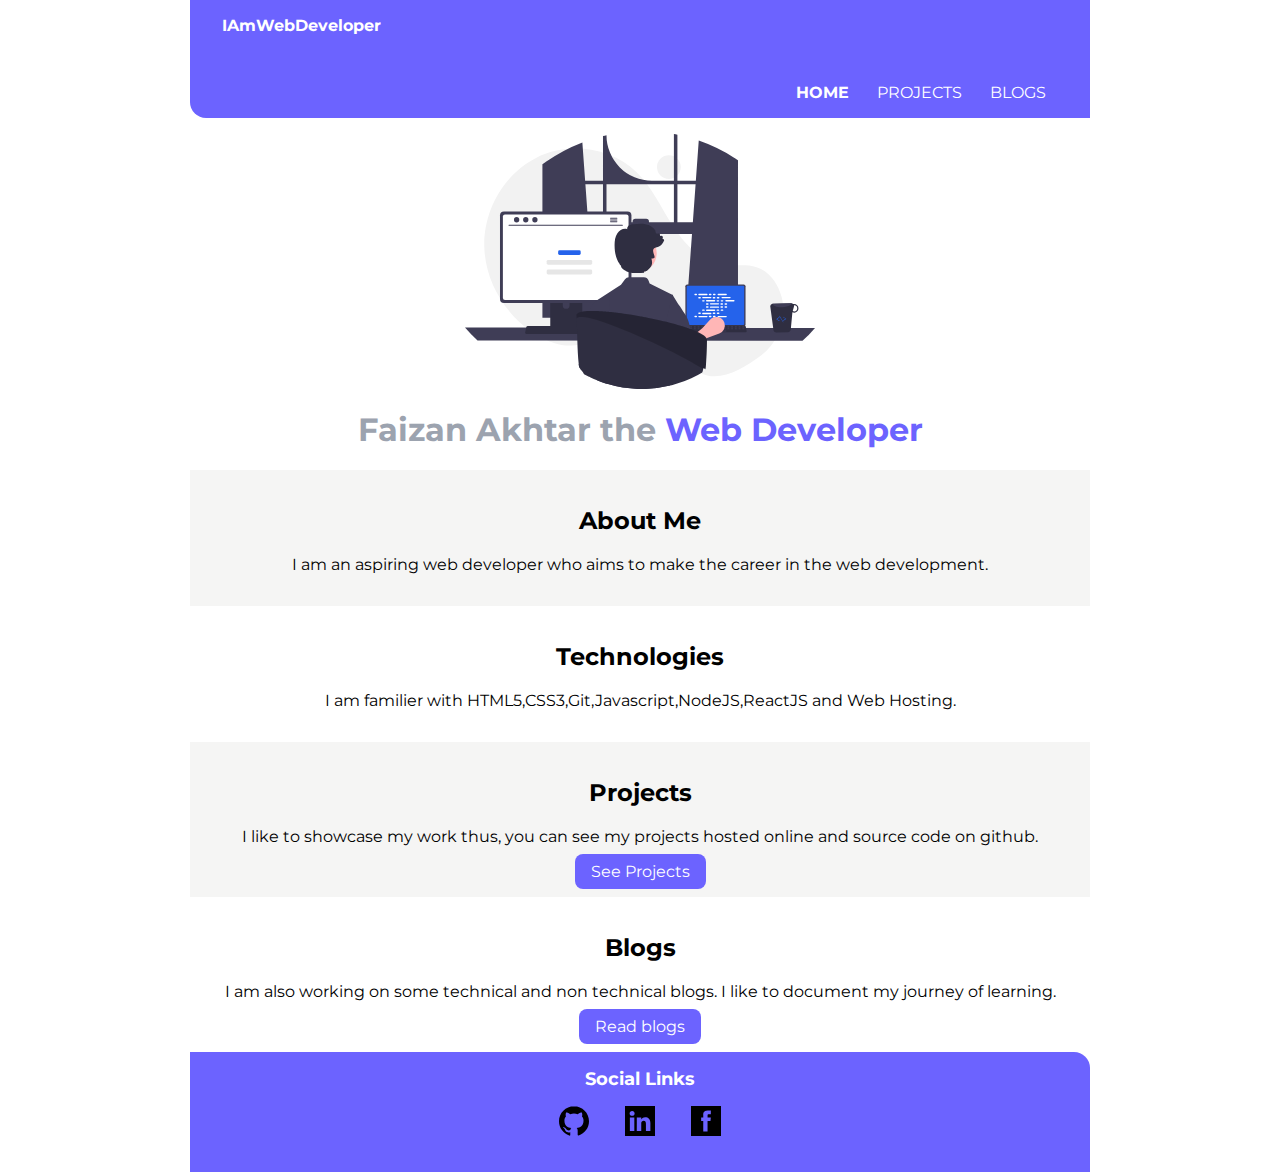
<file: index.html>
<!DOCTYPE html>
<html lang="en">
<head>
    <meta charset="UTF-8">
    <meta http-equiv="X-UA-Compatible" content="IE=edge">
    <meta name="viewport" content="width=device-width, initial-scale=1.0">
    <title>Home | FaizanAkhtar</title>
    <link rel="stylesheet" href="styles.css">
</head>
<body>
    <nav class="navigation container">
        <div class="brand">IAmWebDeveloper</div>
        <ul class="list-no-bullet nav-pills">
            <li class="list-item-inline">
                <a class="link link-active" href="index.html">HOME</a></li>
            <li class="list-item-inline">
                <a class="link" href="/projects.html">PROJECTS</a>
            </li>
            <li class="list-item-inline">
                <a class="link" href="
                blogs.html">BLOGS</a></li>
        </ul>
    </nav>
    <header class="hero">
    <img class="hero-image" src="/Images/hero.svg" alt="">
    <h1 class="hero-text">Faizan Akhtar the <span class="highlighted">Web Developer</span>
    </header>
    </h1>
    <section class="section section-ow">
        <h2>About Me</h2>
        <p>I am an aspiring web developer who aims to make the career in the web development.</p>
    </section>
    <section class="section">
        <h2>Technologies</h2>
        <p>I am familier with HTML5,CSS3,Git,Javascript,NodeJS,ReactJS and Web Hosting.</p>
    </section>
    <section class="section section-ow">
        <h2>Projects</h2>
        <p>I like to showcase my work thus, you can see my projects hosted online and source code on github.</p>
        <a class="link link-primary" href="projects.html">See Projects</a>

    </section>
    <section class="section">
        <h2>Blogs</h2>
        <p>I am also working on some technical and non technical blogs. I like to document my journey of learning.</p>
        <a class="link link-primary" href="blogs.html">Read blogs</a>
    </section>
    <footer class="footer">
        <div class="footer-header">Social Links</div>
        <ul>
            <li class="list-item-inline">
                <a class="link" href="https://github.com/akhtarfaizan20"><img src="/Images/github.svg" alt="" width="30px"></a>
            </li>
            <li class="list-item-inline">
                <a class="link" href="https://www.linkedin.com/in/faizan-akhtar-884b32198/"><img src="/Images/linkedin.svg" alt="" width="30px"></a>
            </li>
            <li class="list-item-inline">
                <a class="link" href="https://www.facebook.com/profile.php?id=100007478117730"><img src="/Images/fb.svg" alt="" width="30px"></a>
            </li>
            
        </ul>
    </footer>

</body>
</html>
</file>
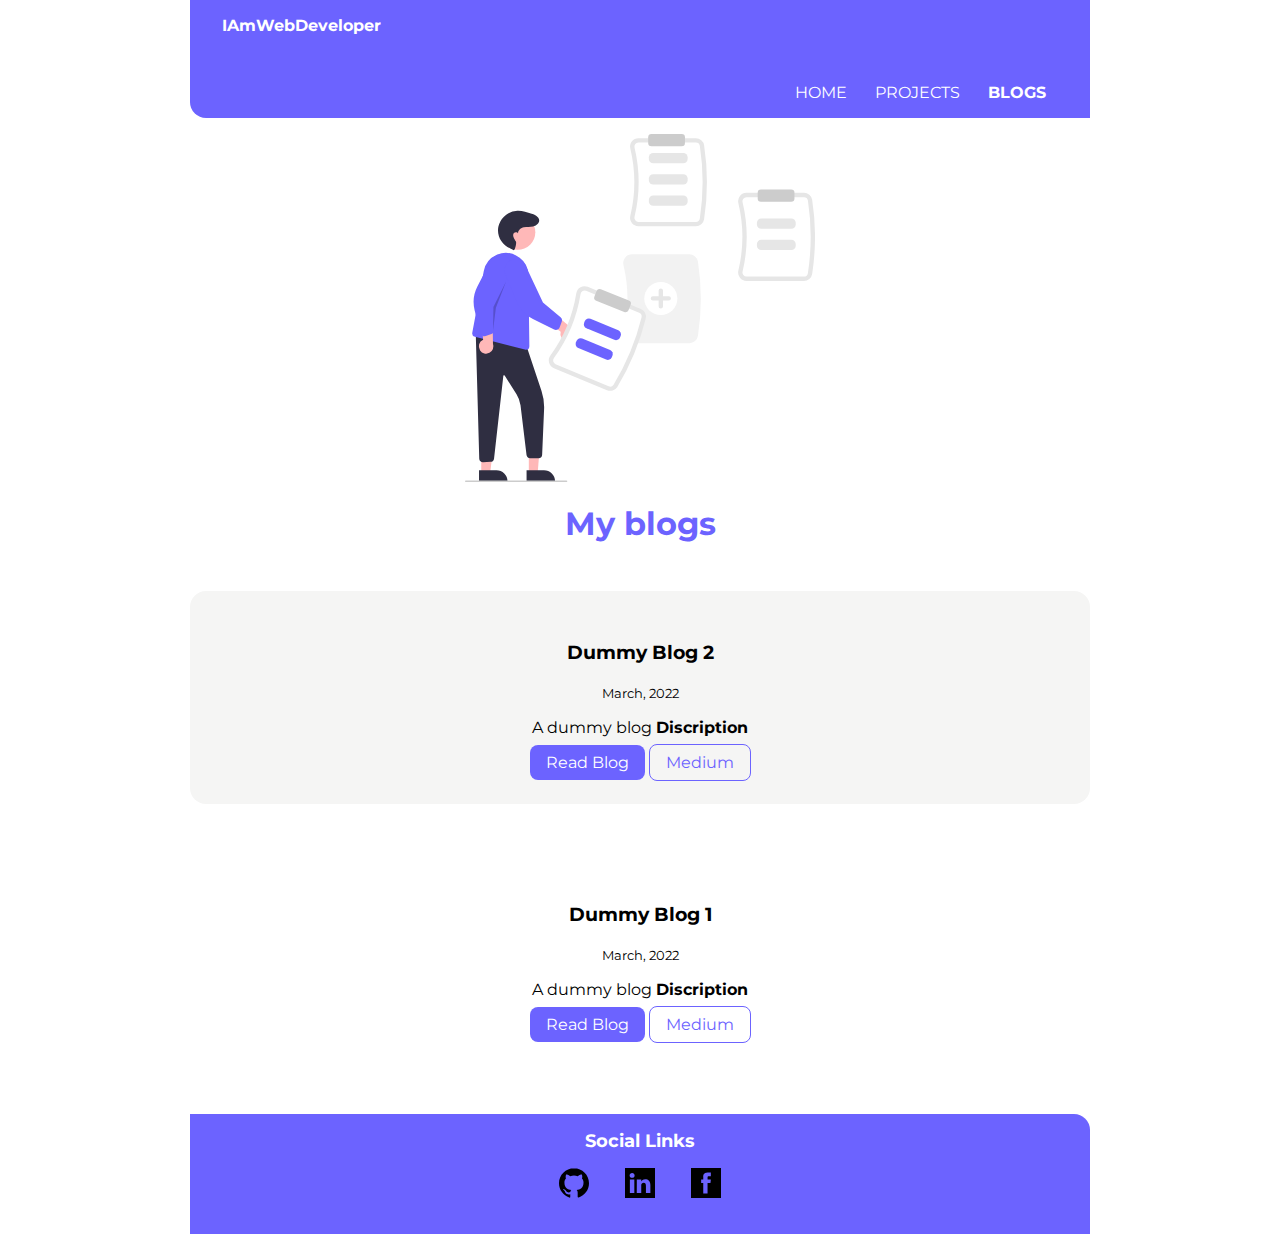
<file: blogs.html>
<!DOCTYPE html>
<html lang="en">
<head>
    <meta charset="UTF-8">
    <meta http-equiv="X-UA-Compatible" content="IE=edge">
    <meta name="viewport" content="width=device-width, initial-scale=1.0">
    <title>Blogs | FaizanAkhtar</title>
    <link rel="stylesheet" href="styles.css">
</head>
<body>
    <nav class="navigation container">
        <div class="brand">IAmWebDeveloper</div>
        <ul class="list-no-bullet nav-pills">
            <li class="list-item-inline">
                <a class="link" href="index.html">HOME</a></li>
            <li class="list-item-inline">
                <a class="link " href="/projects.html">PROJECTS</a>
            </li>
            <li class="list-item-inline">
                <a class="link link-active" href="
                blogs.html">BLOGS</a></li>
        </ul>
    </nav>
    <header class="hero">
        <img class="hero-image" src="/Images/blogs.svg" alt="">
        <h1 class="hero-text"><span class="highlighted">My blogs</span></h1>
    </header>

    <ul class="list-no-bullet ">
        <li>
            <article class="showcase-list container container-center section-ow">
                <h3>Dummy Blog 2</h3>
                <small>March, 2022</small>
                <p>A dummy blog <strong>Discription</strong></p> 
                <a class="link link-primary" href="projects.html">Read Blog</a>
                <a class="link link-secondary" href="/">Medium</a>
            </article>
        </li>
        <li>
            <article class="showcase-list container container-center">
                <h3>Dummy Blog 1</h3>
                <small>March, 2022</small>
                <p>A dummy blog <strong>Discription</strong></p> 
                <a class="link link-primary" href="projects.html">Read Blog</a>
                <a class="link link-secondary" href="/">Medium</a>
            </article>
            </li>
    </ul>

    <footer class="footer">
        <div class="footer-header">Social Links</div>
        <ul>
            <li class="list-item-inline">
                <a class="link" href="https://github.com/akhtarfaizan20"><img src="/Images/github.svg" alt="" width="30px"></a>
            </li>
            <li class="list-item-inline">
                <a class="link" href="https://www.linkedin.com/in/faizan-akhtar-884b32198/"><img src="/Images/linkedin.svg" alt="" width="30px"></a>
            </li>
            <li class="list-item-inline">
                <a class="link" href="https://www.facebook.com/profile.php?id=100007478117730"><img src="/Images/fb.svg" alt="" width="30px"></a>
            </li>
            
        </ul>
    </footer>

</body>
</html>
</file>
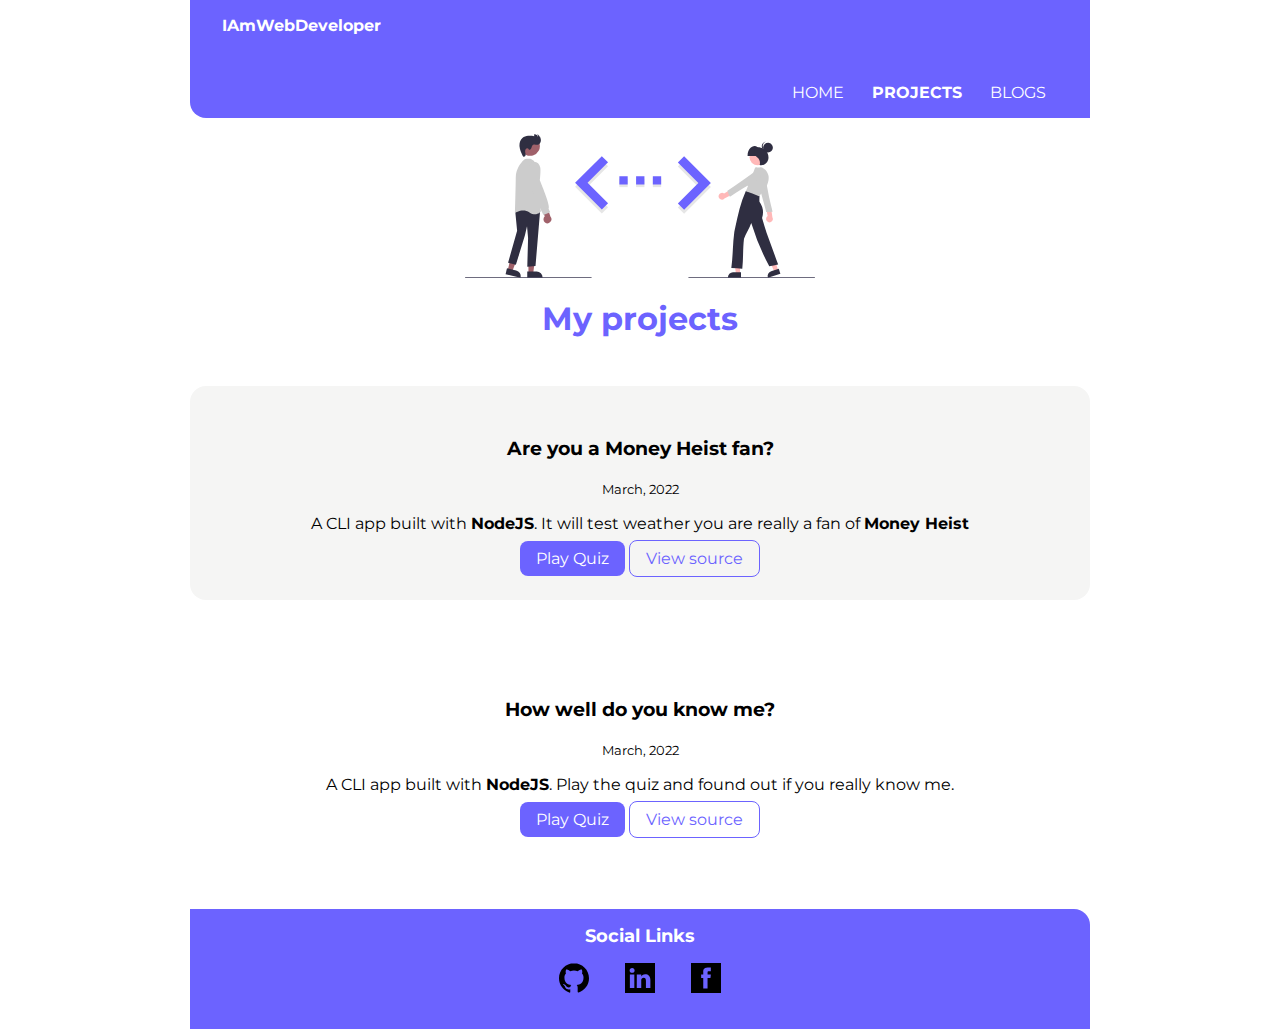
<file: projects.html>
<!DOCTYPE html>
<html lang="en">
<head>
    <meta charset="UTF-8">
    <meta http-equiv="X-UA-Compatible" content="IE=edge">
    <meta name="viewport" content="width=device-width, initial-scale=1.0">
    <title>Projects | FaizanAkhtar</title>
    <link rel="stylesheet" href="styles.css">
</head>
<body>
    <nav class="navigation container">
        <div class="brand">IAmWebDeveloper</div>
        <ul class="list-no-bullet nav-pills">
            <li class="list-item-inline">
                <a class="link" href="index.html">HOME</a></li>
            <li class="list-item-inline">
                <a class="link link-active" href="/projects.html">PROJECTS</a>
            </li>
            <li class="list-item-inline">
                <a class="link" href="
                blogs.html">BLOGS</a></li>
        </ul>
    </nav>
    <header class="hero">
        <img class="hero-image" src="/Images/projects.svg" alt="">
        <h1 class="hero-text"><span class="highlighted">My projects</span>
    </header>

    <ul class="list-no-bullet">
        <li>
            <article class="showcase-list container container-center section-ow">
                <h3>Are you a Money Heist fan?</h3>
                <small>March, 2022</small>
                <p>A CLI app built with <strong>NodeJS</strong>. It will test weather you are really a fan of <strong>Money Heist</strong></p> 
                <a class="link link-primary" href="https://replit.com/@akhtarfaizan20/Mark2?embed=1&output=1">Play Quiz</a>
                <a class="link link-secondary" href="https://github.com/akhtarfaizan20/Mark_2">View source</a>

            </article> 
        </li>
        <li>
            <article class="showcase-list container container-center ">
                <h3>How well do you know me?</h3>
                <small>March, 2022</small>
                <p>A CLI app built with <strong>NodeJS</strong>. Play the quiz and found out if you really know me.</p> 
                <a class="link link-primary" href="https://replit.com/@akhtarfaizan20/Mark1?embed=1&output=1">Play Quiz</a>
                <a class="link link-secondary" href="https://github.com/akhtarfaizan20/Mark_1">View source</a>
            </article>
        </li>
    </ul>



    <footer class="footer">
        <div class="footer-header">Social Links</div>
        <ul>
            <li class="list-item-inline">
                <a class="link" href="https://github.com/akhtarfaizan20"><img src="/Images/github.svg" alt="" width="30px"></a>
            </li>
            <li class="list-item-inline">
                <a class="link" href="https://www.linkedin.com/in/faizan-akhtar-884b32198/"><img src="/Images/linkedin.svg" alt="" width="30px"></a>
            </li>
            <li class="list-item-inline">
                <a class="link" href="https://www.facebook.com/profile.php?id=100007478117730"><img src="/Images/fb.svg" alt="" width="30px"></a>
            </li>
            
        </ul>
    </footer>
</body>
</html>
</file>
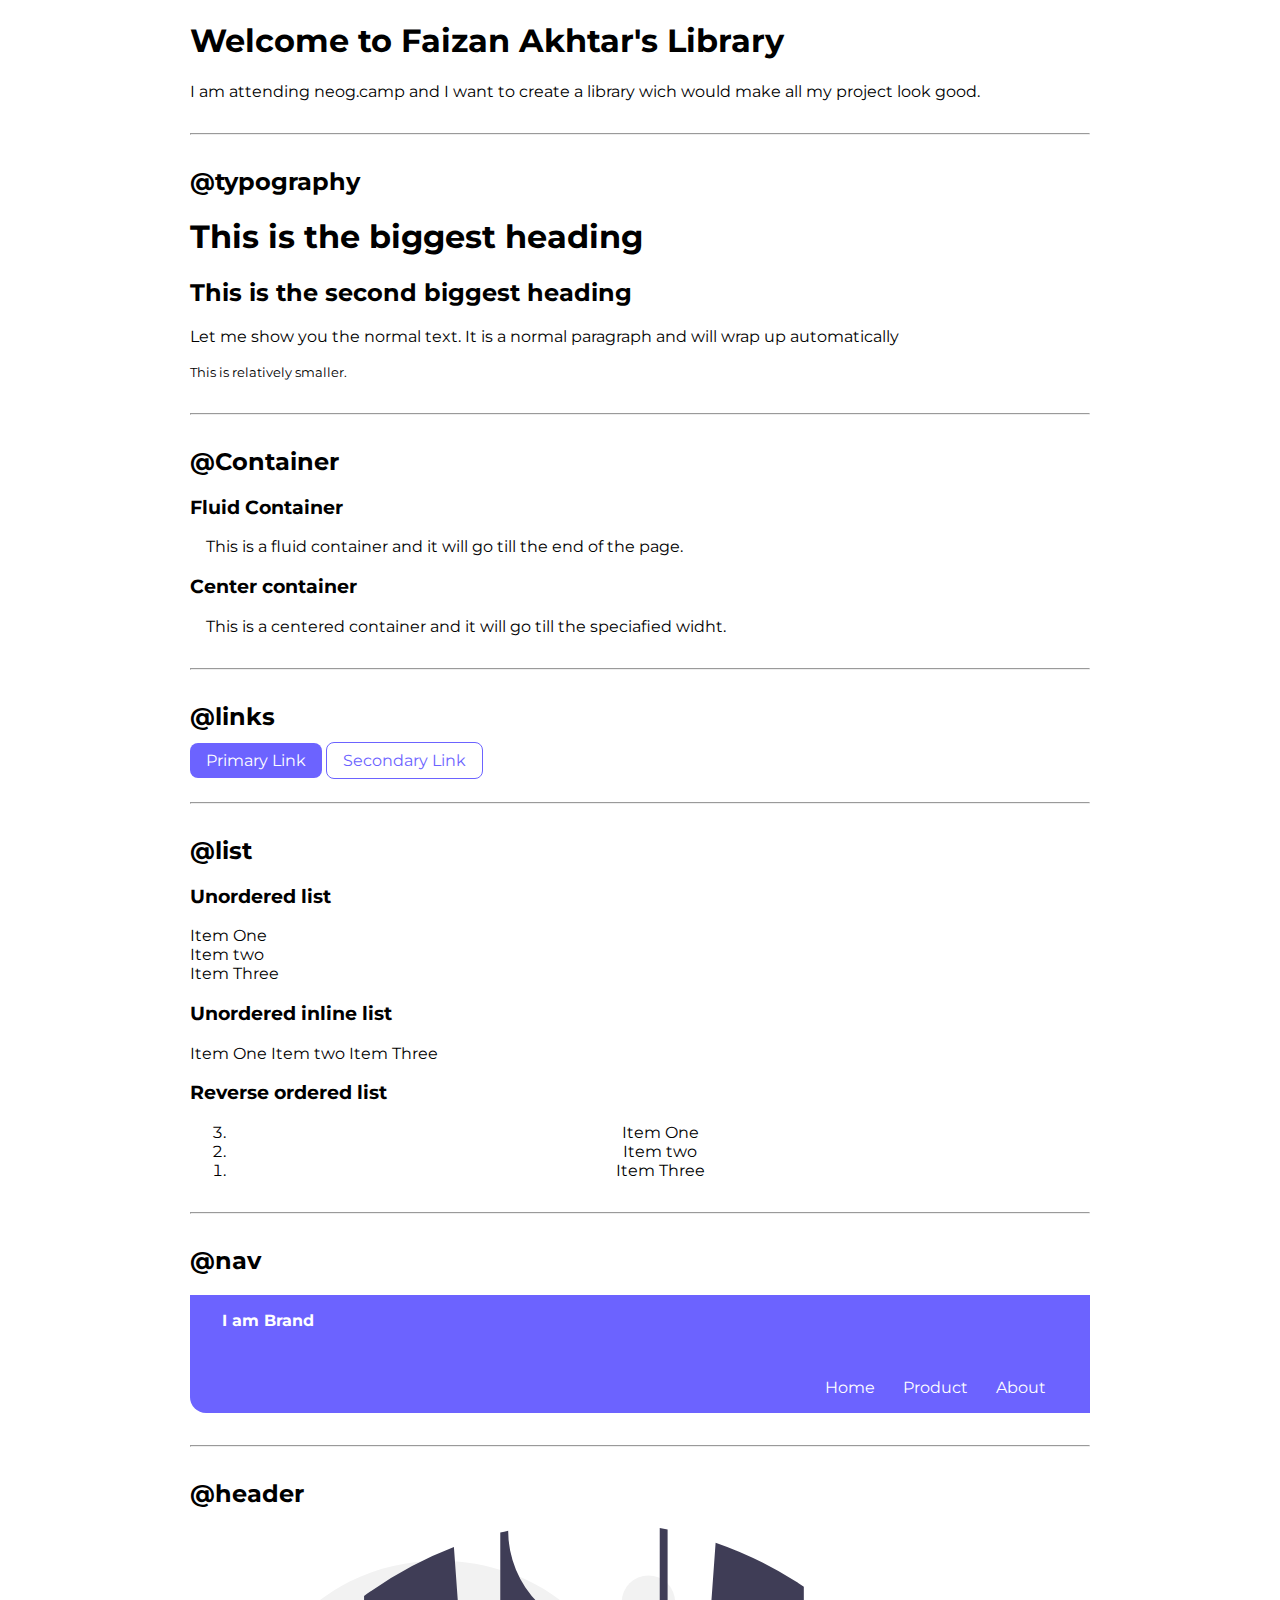
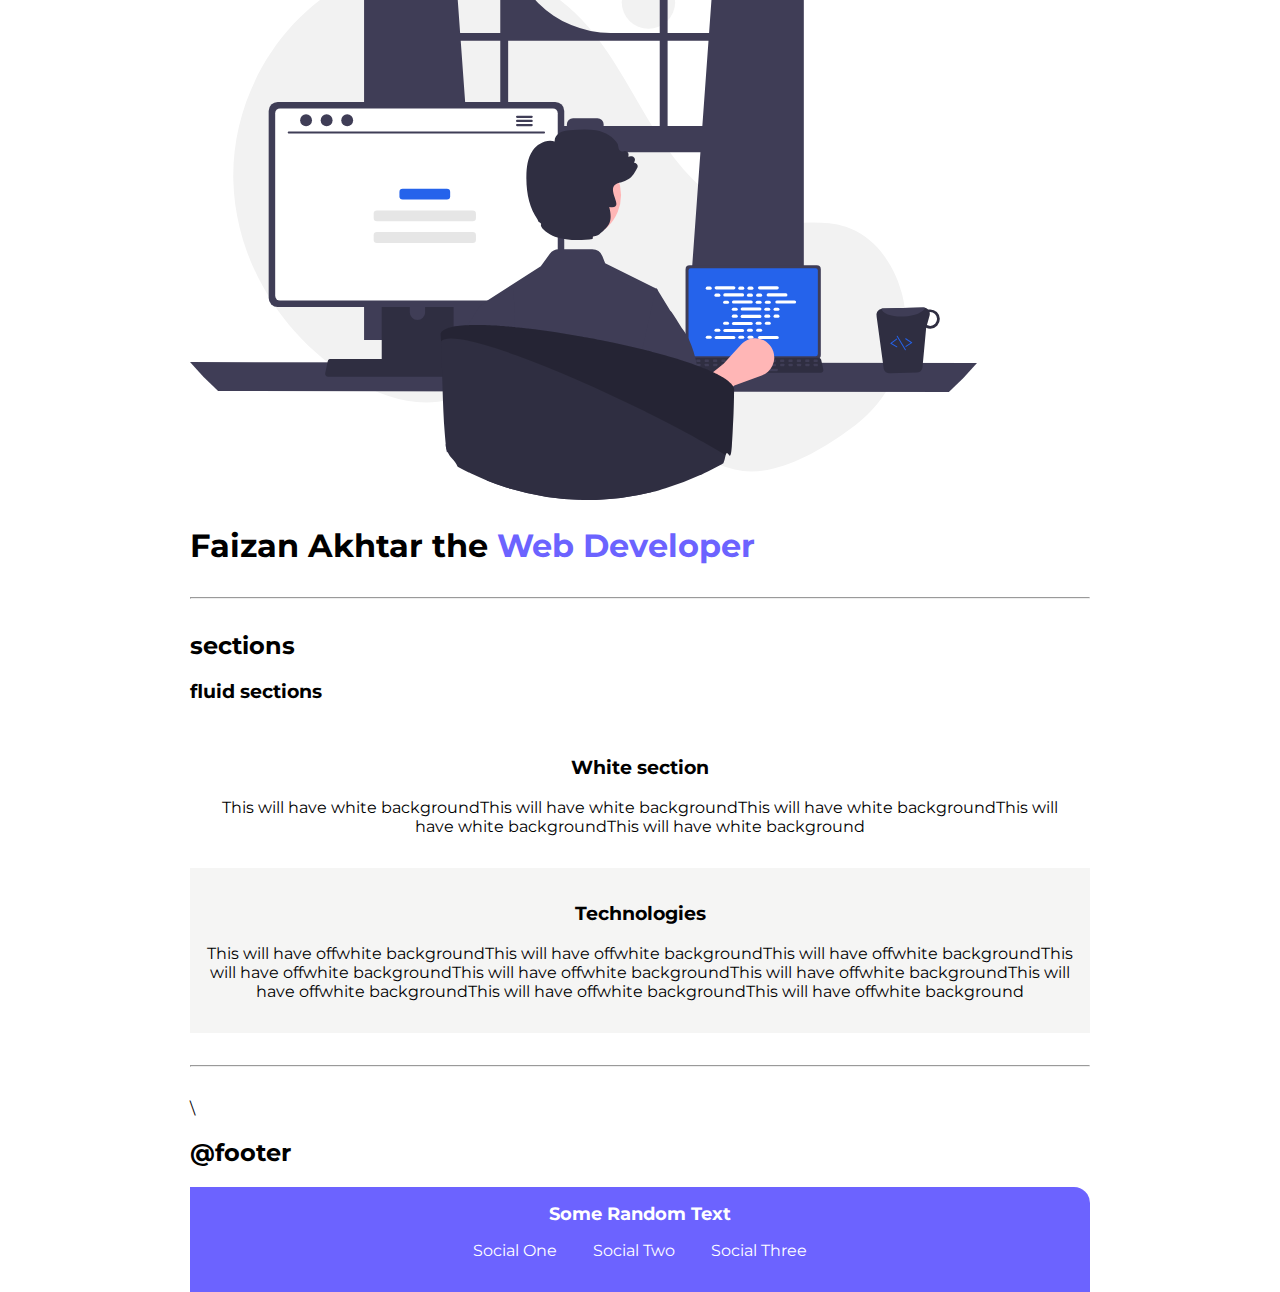
<file: lib/component.html>
<!DOCTYPE html>
<html lang="en">
<head>
    <meta charset="UTF-8">
    <meta http-equiv="X-UA-Compatible" content="IE=edge">
    <meta name="viewport" content="width=device-width, initial-scale=1.0">
    <title>Component Library</title>
    <link rel="stylesheet" href="/styles.css">
</head>
<body>
    <h1>Welcome to Faizan Akhtar's Library</h1>
    <p>I am attending neog.camp and I want to create a library wich would make all my project look good.</p>
    <hr>
    <h2>@typography</h2>
    <h1>This is the biggest heading</h1>
    <h2>This is the second biggest heading</h2>
    <p>Let me show you the normal text. It is a normal paragraph and will wrap up automatically</p>
    <small>This is relatively smaller.</small>
    <hr>
    <h2>@Container</h2>
    <h3>Fluid Container</h3>
    <div class="container">This is a fluid container and it will go till the end of the page.</div>
    <h3>Center container</h3>
    <div class="container container-center">This is a centered container and it will go till the speciafied widht.</div>
    <hr>
    <h2>@links</h2>
    <a class="link link-primary" href="/">Primary Link</a>
    <a class="link link-secondary" href="/">Secondary Link</a>
    <hr>
    <h2>@list</h2>
    <h3>Unordered list</h3>
    <ul class="list-no-bullet">
        <li>Item One</li>
        <li>Item two</li>
        <li>Item Three</li>
    </ul>
    <h3>Unordered inline list</h3>
    <ul class="list-no-bullet">
        <li class="list-item-inline">Item One</li>
        <li class="list-item-inline">Item two</li>
        <li class="list-item-inline">Item Three</li>
    </ul>
    <h3>Reverse ordered list</h3>
    <ol reversed>
        <li>Item One</li>
        <li>Item two</li>
        <li>Item Three</li>
    </ol>
    <hr>
    <h2>@nav</h2>
    <nav class="navigation container">
        <div class="brand">I am Brand</div>
        <ul class="list-no-bullet nav-pills">
            <li class="list-item-inline">
                <a class="link" href="/">Home</a></li>
            <li class="list-item-inline">
                <a class="link" href="/">Product</a>
            </li>
            <li class="list-item-inline">
                <a class="link" href="/">About</a></li>
        </ul>
    </nav>
    <hr>
    <h2>@header</h2>
    <img class="hero-image" src="/Images/hero.svg" alt="">
    <h1 class="hero-text">Faizan Akhtar the <span class="highlighted">Web Developer</span></h1>
    <hr>
    <h2>sections</h2>
    <h3>fluid sections</h3>
    <section class="section ">
        <h3>White section</h3>
        <p>This will have white backgroundThis will have white backgroundThis will have white backgroundThis will have white backgroundThis will have white background</p>
    </section>
    <section class="section section-ow">
        <h3>Technologies</h3>
        <p>This will have offwhite backgroundThis will have offwhite backgroundThis will have offwhite backgroundThis will have offwhite backgroundThis will have offwhite backgroundThis will have offwhite backgroundThis will have offwhite backgroundThis will have offwhite backgroundThis will have offwhite background</p>
    </section>
    <hr>\
    <h2>@footer</h2>
    <footer class="footer">
        <div class="footer-header">Some Random Text</div>
        <ul>
            <li class="list-item-inline">
                <a class="link" href="/">Social One</a>
            </li>
            <li class="list-item-inline">
                <a class="link" href="/">Social Two</a>
            </li>
            <li class="list-item-inline">
                <a class="link" href="/">Social Three</a>
            </li>
        </ul>
    </footer>




</body>
</html>
</file>
<file: styles.css>
@import url('https://fonts.googleapis.com/css2?family=Montserrat:wght@500&display=swap');

:root {
    --primary-color: #6C63FF;
    --grey: #9ca3af;
    --off-white: #f5f5f4;



}

body {
    font-family: 'Montserrat', sans-serif;
    margin: auto;
    max-width: 900px;
}
hr {
    margin: 2rem 0rem;
}
/* container */
.container {
    padding: 0rem 1rem;
}
ol {
    text-align: center;

}
.container-center {
    max-width: 900px;
    margin: auto;
    width: auto;
}
.link {
    text-decoration: none;
    padding: 0.5rem 1rem;
}
.link-primary {
    background-color: var(--primary-color);
    color: white;
    border-radius: 0.5rem;

}
.link-secondary {
    color: var(--primary-color);
    border-radius: 0.5rem;
    border: 1px solid var(--primary-color);
}
.list-no-bullet {
    list-style-type: none;
}
.list-item-inline {
    display: inline;
}
.navigation {
    background-color: var(--primary-color);
    border-bottom-left-radius: 1rem;
}
.navigation .brand {
    padding: 1rem;
    font-weight: bold;
    color: white;
}
.navigation .link {
    color: white;
    padding: 0.5rem 0.75rem;
}
.navigation .link-active{
    font-weight: bold;
}
.nav-pills {
    text-align: right;
    padding: 1rem;
}

.hero .hero-image {
    display: block;
    max-width: 350px;
    margin: auto;
}
.hero .hero-text {
    color: var(--grey);
    text-align: center;
}
.highlighted {
    color: var(--primary-color);
}

.section {
    text-align: center;
    padding: 1rem 1rem;
}
.section-ow {
    background-color: var(--off-white);
}

.footer {
    background-color: var(--primary-color);
    text-align: center;
    border-top-right-radius: 1rem;
    padding: 1rem;
    color: white;
}
.footer .link {
    color: white;
    padding: 0.5rem 1rem;
}
.footer .footer-header {
    font-weight: bold;
    font-size: large;
}
.footer ul {
    padding-inline-start: 0px;
}
.showcase-list {
    padding: 2rem;
    border-radius: 1rem;
    text-align: center;
    margin: 3rem auto;
}
ul {
    padding-inline-start: 0px;
}
</file>
